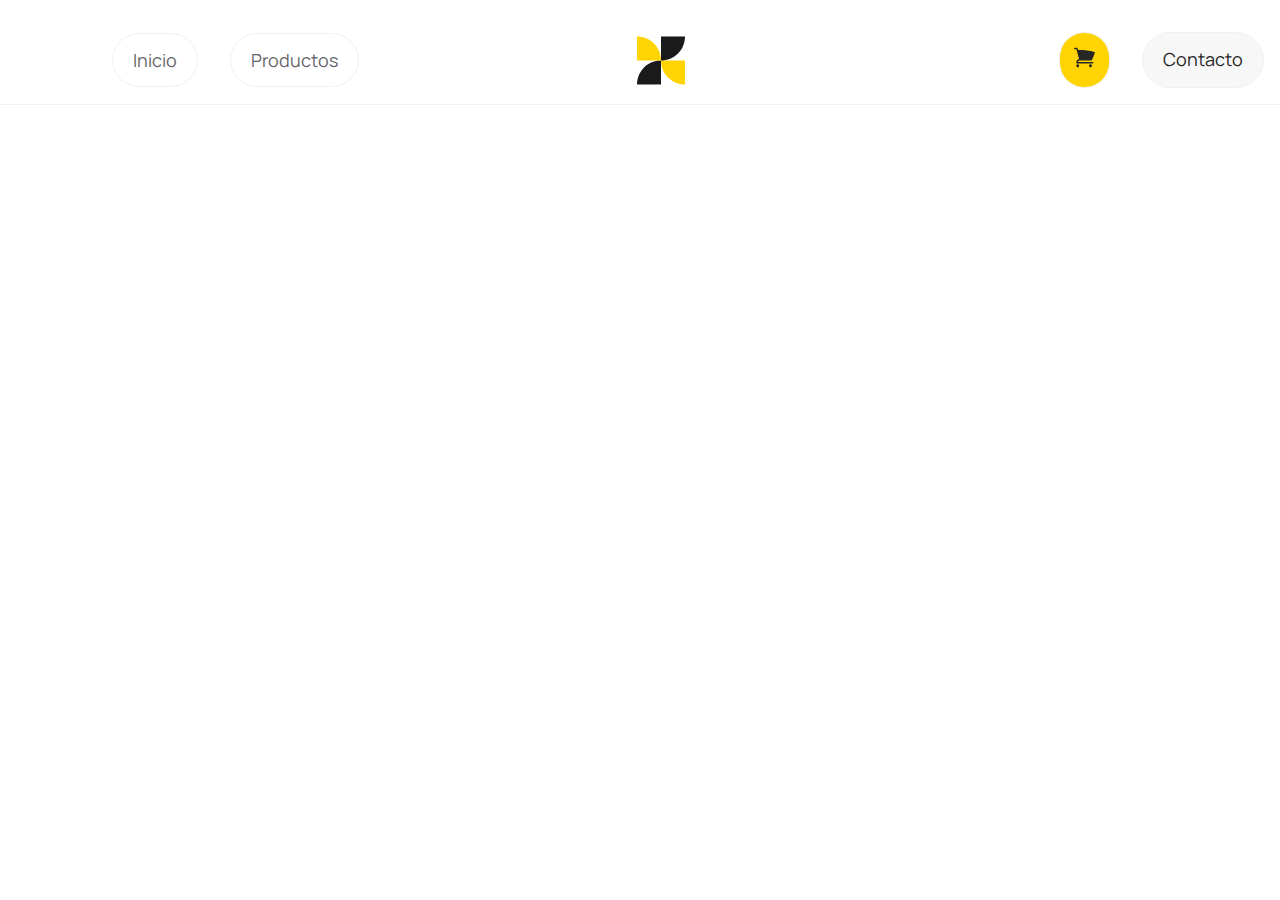
<file: html/contact.html>
<!DOCTYPE html>
<html lang="en">
	<head>
		<meta charset="UTF-8" />
		<meta name="viewport" content="width=device-width, initial-scale=1.0" />
		<meta name="twitter:title" content="Klothink - Ropa Sostenible y Personalizada" />
		<meta property="og:title" content="Klothink - Ropa Sostenible y Personalizada" />
		<meta name="keywords" content="Moda sostenible, ropa personalizada, estilo de vida, algoritmos, aprendizaje automático, impacto ambiental" />
		<meta name="twitter:description" content="Encuentra ropa que se adapte a tu estilo de vida y valores." />
		<meta property="og:description" content="Encuentra ropa que se adapte a tu estilo de vida y valores." />
		<meta name="description" content="Klothink - Encuentra ropa sostenible y personalizada que se adapta a tu estilo de vida y valores." />
		<title>Clothink - Encuentra ropa que se adapte a tu estilo de vida y valores.</title>
		<link rel="stylesheet" href="../css/styles.css" />
		<link rel="icon" href="../img/brand-page.svg" />
		<link rel="preconnect" href="https://fonts.googleapis.com" />
		<link rel="preconnect" href="https://fonts.gstatic.com" crossorigin />
		<link href="https://fonts.googleapis.com/css2?family=Manrope:wght@200..800&display=swap" rel="stylesheet" />
		<script src="../js/script.js"></script>
	</head>
	<body>
		<div id="loader" style="display: none"></div>
		<div id="content">
			<header>
				<nav>
					<ul>
						<li><a href="../html/index.html">inicio</a></li>
						<li><a href="../html/products.html">productos</a></li>
					</ul>
					<img src="../img/brand-page.svg" alt="brand-page" />
					<ul>
						<li class="shopping-cart"><img src="../img/icons/shopping-cart.svg" alt="shopping-cart" /></li>
						<li class="active"><a href="../html/contact.html">contacto</a></li>
					</ul>
				</nav>
			</header>
			<main></main>
		</div>
	</body>
</html>
</file>
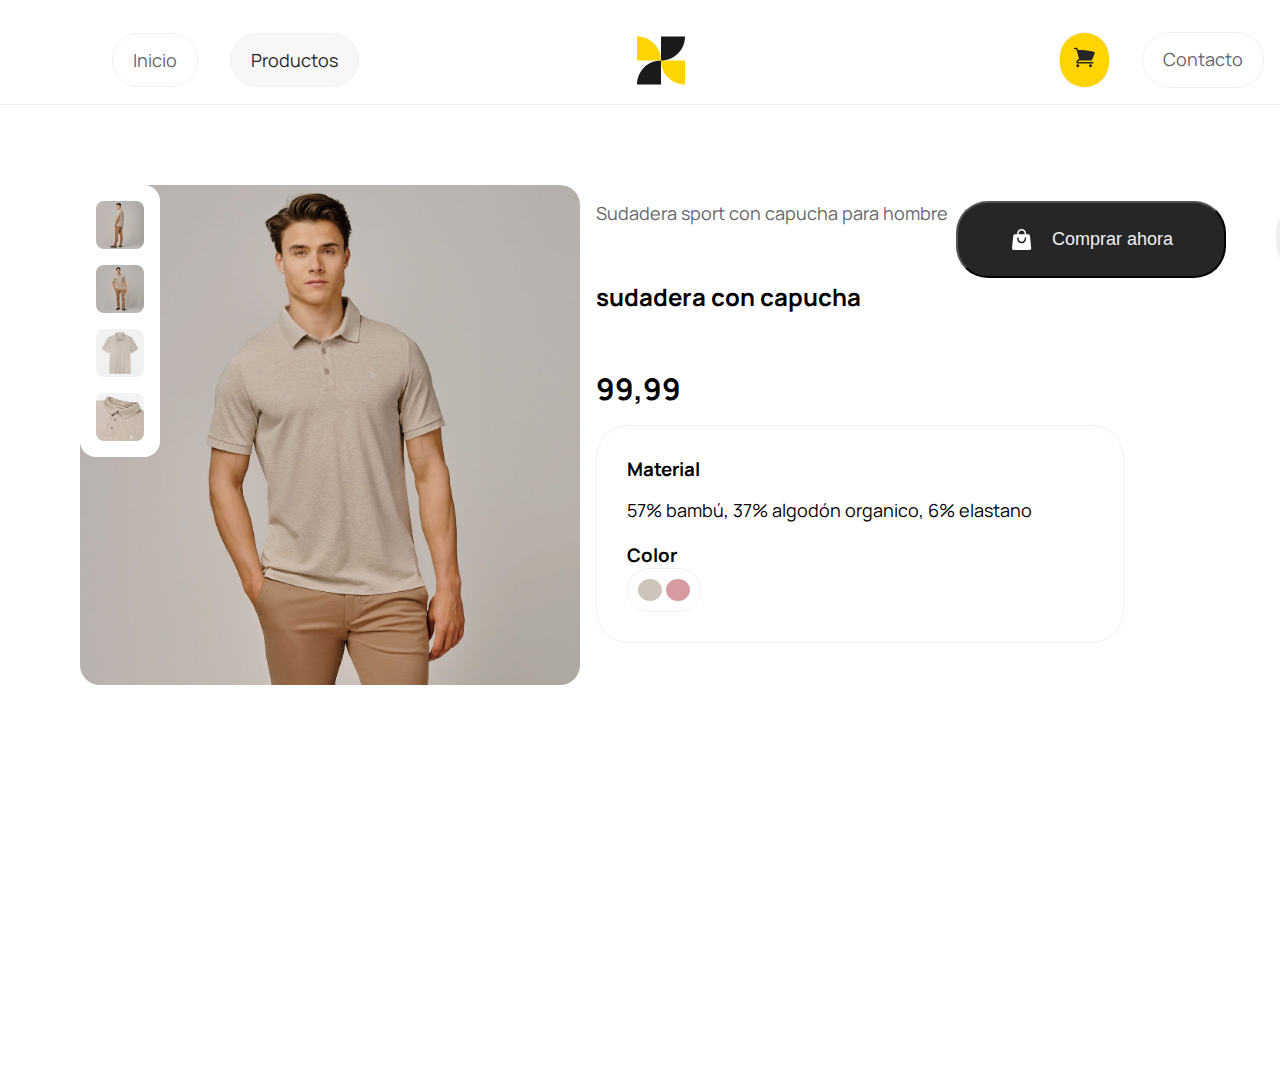
<file: html/product-detail.html>
<!DOCTYPE html>
<html lang="en">
	<head>
		<meta charset="UTF-8" />
		<meta name="viewport" content="width=device-width, initial-scale=1.0" />
		<meta name="twitter:title" content="Klothink - Ropa Sostenible y Personalizada" />
		<meta property="og:title" content="Klothink - Ropa Sostenible y Personalizada" />
		<meta name="keywords" content="Moda sostenible, ropa personalizada, estilo de vida, algoritmos, aprendizaje automático, impacto ambiental" />
		<meta name="twitter:description" content="Encuentra ropa que se adapte a tu estilo de vida y valores." />
		<meta property="og:description" content="Encuentra ropa que se adapte a tu estilo de vida y valores." />
		<meta name="description" content="Klothink - Encuentra ropa sostenible y personalizada que se adapta a tu estilo de vida y valores." />
		<title>Clothink - Encuentra ropa que se adapte a tu estilo de vida y valores.</title>
		<link rel="stylesheet" href="../css/styles.css" />
		<link rel="icon" href="../img/brand-page.svg" />
		<link rel="preconnect" href="https://fonts.googleapis.com" />
		<link rel="preconnect" href="https://fonts.gstatic.com" crossorigin />
		<link href="https://fonts.googleapis.com/css2?family=Manrope:wght@200..800&display=swap" rel="stylesheet" />
		<script src="../js/script.js"></script>
	</head>
	<body>
		<div id="loader" style="display: none"></div>
		<div id="content">
			<header>
				<nav>
					<ul>
						<li><a href="../html/index.html">inicio</a></li>
						<li class="active"><a href="../html/products.html">productos</a></li>
					</ul>
					<img src="../img/brand-page.svg" alt="brand-page" />
					<ul>
						<li class="shopping-cart"><img src="../img/icons/shopping-cart.svg" alt="shopping-cart" /></li>
						<li><a href="../html/contact.html">contacto</a></li>
					</ul>
				</nav>
			</header>
			<main>
				<section class="product-detail">
					<div class="product">
						<img src="../img/clothes/casual/polo/beige-polo/thumbnail.jpg" alt="Imagen principal del producto" id="main-image" />
						<div class="images">
							<img src="../img/clothes/casual/polo/beige-polo/image1.jpg" alt="Imagen de la prenda 1" id="image-1" />
							<img src="../img/clothes/casual/polo/beige-polo/image2.webp" alt="Imagen de la prenda 2" id="image-2" />
							<img src="../img/clothes/casual/polo/beige-polo/image3.webp" alt="Imagen de la prenda 3" id="image-3" />
							<img src="../img/clothes/casual/polo/beige-polo/image4.jpg" alt="Imagen de la prenda 4" id="image-4" />
						</div>
					</div>
					<div class="details">
						<div class="header">
							<div class="title">
								<p>sudadera sport con capucha para hombre</p>
								<h2>sudadera con capucha</h2>
								<h3 class="price">99,99</h3>
							</div>
							<div class="buttons">
								<button class="buy"><img src="../img/icons/buy.svg" alt="" />Comprar ahora</button>
								<button class="cart"><img src="../img/icons/cart.svg" alt="" />Añadir al carrito</button>
							</div>
						</div>
						<div class="blocks">
							<div class="block">
								<div class="header">
									<div class="matherial">
										<h3>Material</h3>
										<p>57% bambú, 37% algodón organico, 6% elastano</p>
									</div>
									<div class="colour">
										<h3>Color</h3>
										<div class="inputs">
											<input id="beige" type="checkbox" onclick="colorPicker(images)" />
											<input id="pink" type="checkbox" onclick="colorPicker(images)" />
										</div>
									</div>
								</div>
							</div>
						</div>
					</div>
				</section>
			</main>
			<footer></footer>
		</div>
	</body>
</html>
</file>
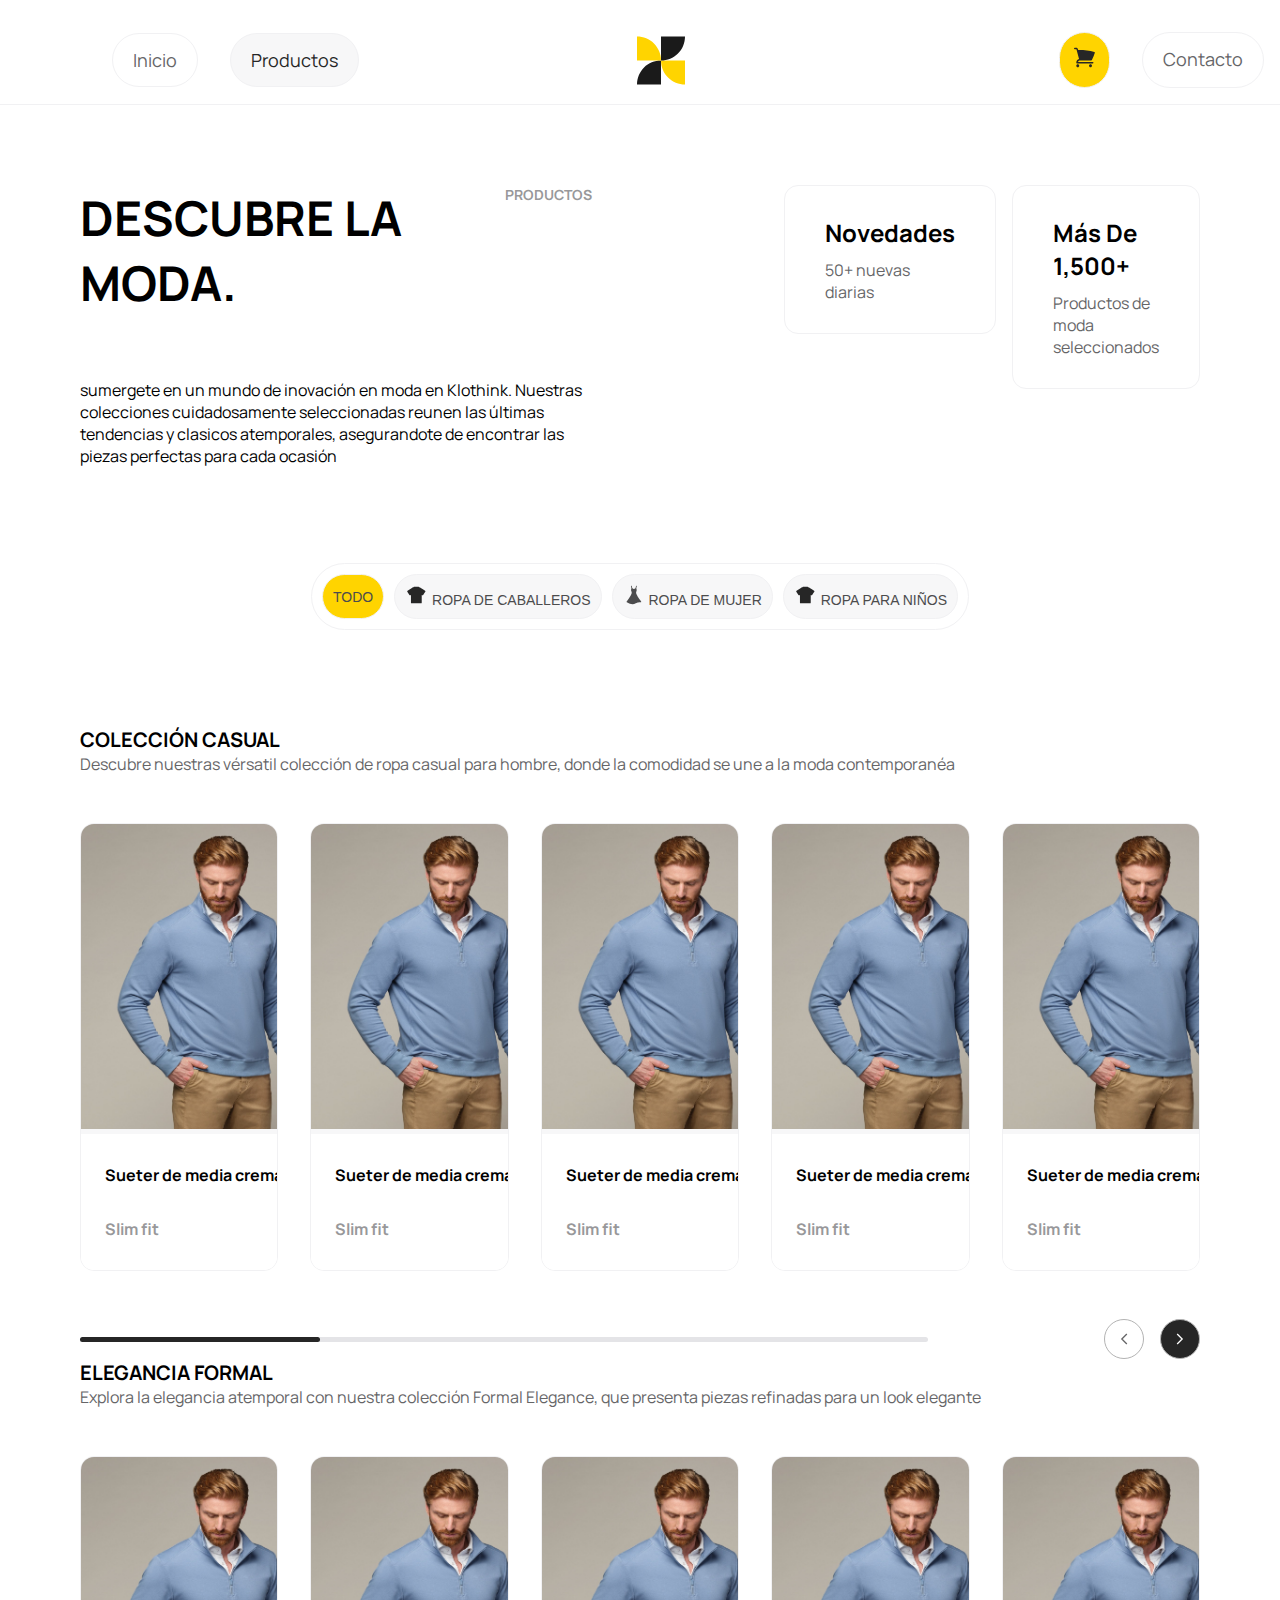
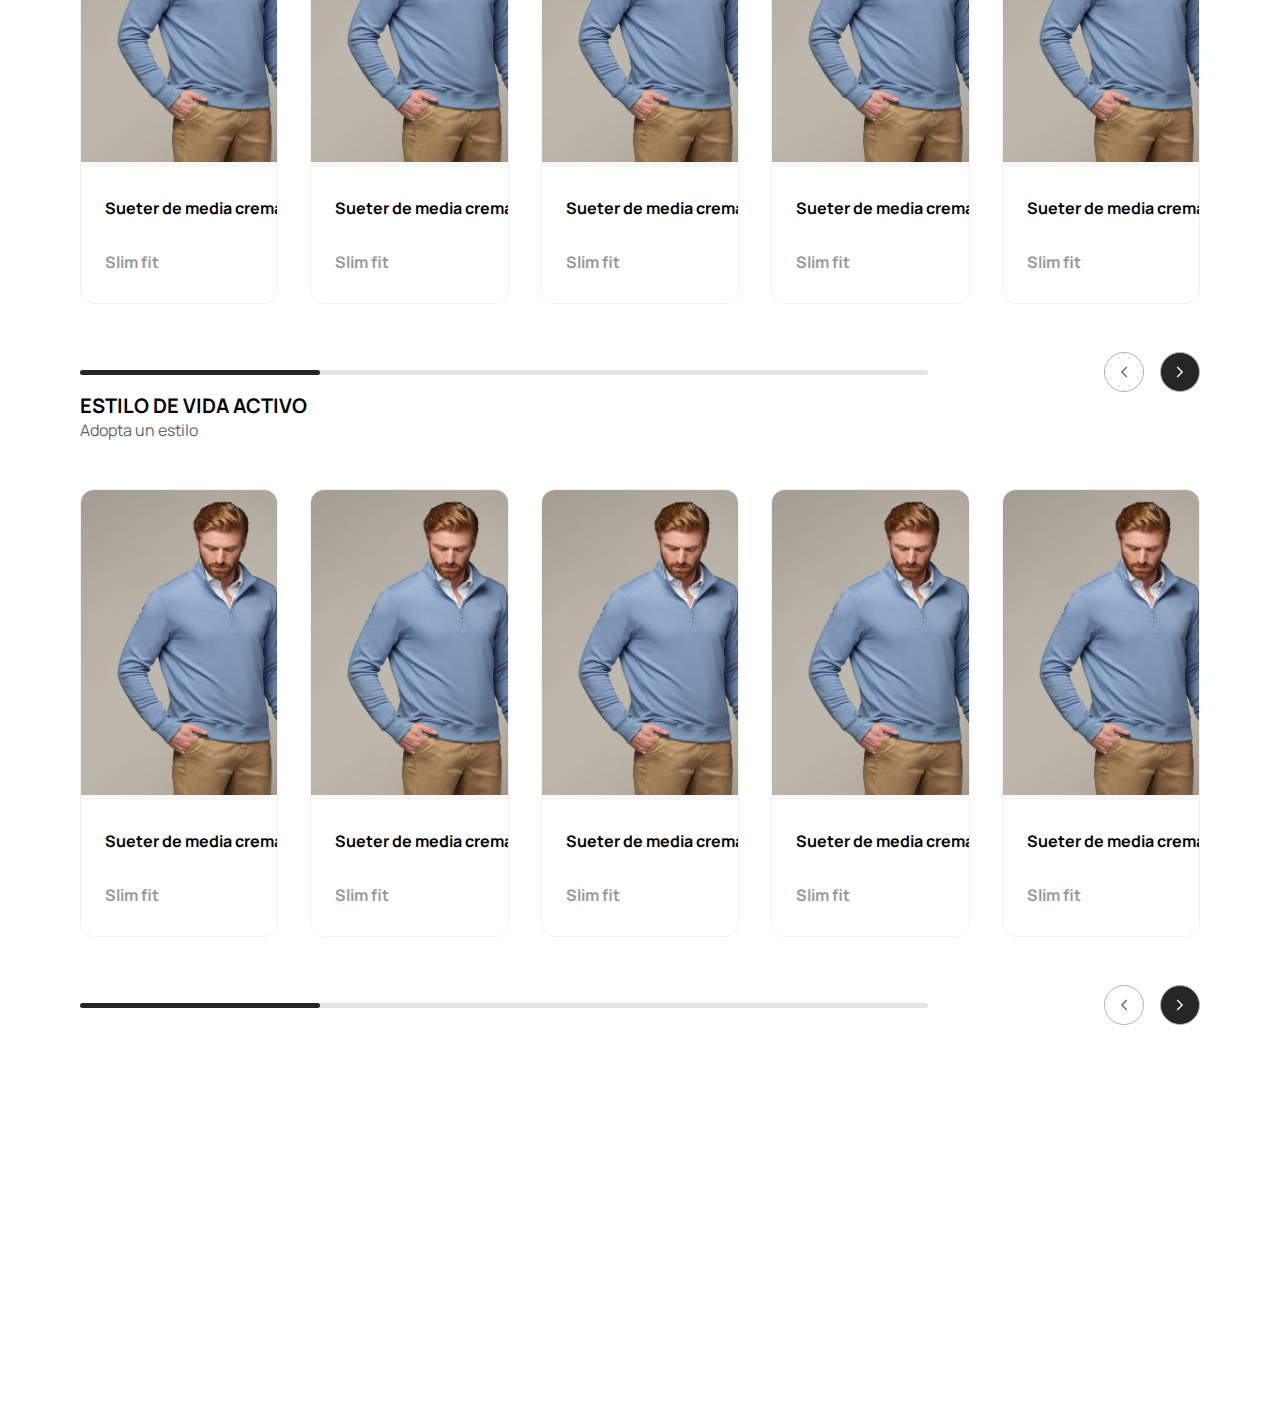
<file: html/products.html>
<!DOCTYPE html>
<html lang="en">
	<head>
		<meta charset="UTF-8" />
		<meta name="viewport" content="width=device-width, initial-scale=1.0" />
		<meta name="twitter:title" content="Klothink - Ropa Sostenible y Personalizada" />
		<meta property="og:title" content="Klothink - Ropa Sostenible y Personalizada" />
		<meta name="keywords" content="Moda sostenible, ropa personalizada, estilo de vida, algoritmos, aprendizaje automático, impacto ambiental" />
		<meta name="twitter:description" content="Encuentra ropa que se adapte a tu estilo de vida y valores." />
		<meta property="og:description" content="Encuentra ropa que se adapte a tu estilo de vida y valores." />
		<meta name="description" content="Klothink - Encuentra ropa sostenible y personalizada que se adapta a tu estilo de vida y valores." />
		<title>Clothink - Encuentra ropa que se adapte a tu estilo de vida y valores.</title>
		<link rel="stylesheet" href="../css/styles.css" />
		<link rel="icon" href="../img/brand-page.svg" />
		<link rel="preconnect" href="https://fonts.googleapis.com" />
		<link rel="preconnect" href="https://fonts.gstatic.com" crossorigin />
		<link href="https://fonts.googleapis.com/css2?family=Manrope:wght@200..800&display=swap" rel="stylesheet" />
		<script src="../js/script.js"></script>
	</head>
	<body>
		<div id="loader" style="display: none"></div>
		<div id="content">
			<header>
				<nav>
					<ul>
						<li><a href="../html/index.html">inicio</a></li>
						<li class="active"><a href="../html/products.html">productos</a></li>
					</ul>
					<img src="../img/brand-page.svg" alt="brand-page" />
					<ul>
						<li class="shopping-cart"><img src="../img/icons/shopping-cart.svg" alt="shopping-cart" /></li>
						<li><a href="../html/contact.html">contacto</a></li>
					</ul>
				</nav>
			</header>
			<main>
				<section class="hero">
					<section class="header">
						<section class="title">
							<h1>descubre la moda.</h1>
							<h3>productos</h3>
						</section>
						<p>sumergete en un mundo de inovación en moda en Klothink. Nuestras colecciones cuidadosamente seleccionadas reunen las últimas tendencias y clasicos atemporales, asegurandote de encontrar las piezas perfectas para cada ocasión</p>
					</section>
					<section class="news">
						<div class="new">
							<h2>novedades</h2>
							<p>50+ nuevas diarias</p>
						</div>
						<div class="new">
							<h2>más de 1,500+</h2>
							<p>productos de moda seleccionados</p>
						</div>
					</section>
				</section>
				<section class="filters">
					<button class="active">todo</button>
					<button><img src="../img/icons/shirt.svg" alt="shirt" /> ropa de caballeros</button>
					<button><img src="../img/icons/dress.svg" alt="dress" /> ropa de mujer</button>
					<button><img src="../img/icons/baby-dress.svg" alt="baby-dress" /> ropa para niños</button>
				</section>
				<section class="collections">
					<section class="collection">
						<section class="header">
							<section class="title">
								<h2>colección casual</h2>
								<p>descubre nuestras vérsatil colección de ropa casual para hombre, donde la comodidad se une a la moda contemporanéa</p>
							</section>
						</section>
						<section class="clothes">
							<article>
								<figure>
									<img src="../img/clothes/formal/hoodie-half.jpg" alt="hoodie-half" />
								</figure>
								<figcaption>
									<h2>sueter de media cremallera</h2>
									<section class="footer">
										<h3>slim fit</h3>
										<span>49.99</span>
									</section>
								</figcaption>
							</article>
							<article>
								<figure>
									<img src="../img/clothes/formal/hoodie-half.jpg" alt="hoodie-half" />
								</figure>
								<figcaption>
									<h2>sueter de media cremallera</h2>
									<section class="footer">
										<h3>slim fit</h3>
										<span>49.99</span>
									</section>
								</figcaption>
							</article>
							<article>
								<figure>
									<img src="../img/clothes/formal/hoodie-half.jpg" alt="hoodie-half" />
								</figure>
								<figcaption>
									<h2>sueter de media cremallera</h2>
									<section class="footer">
										<h3>slim fit</h3>
										<span>49.99</span>
									</section>
								</figcaption>
							</article>
							<article>
								<figure>
									<img src="../img/clothes/formal/hoodie-half.jpg" alt="hoodie-half" />
								</figure>
								<figcaption>
									<h2>sueter de media cremallera</h2>
									<section class="footer">
										<h3>slim fit</h3>
										<span>49.99</span>
									</section>
								</figcaption>
							</article>
							<article>
								<figure>
									<img src="../img/clothes/formal/hoodie-half.jpg" alt="hoodie-half" />
								</figure>
								<figcaption>
									<h2>sueter de media cremallera</h2>
									<section class="footer">
										<h3>slim fit</h3>
										<span>49.99</span>
									</section>
								</figcaption>
							</article>
						</section>
						<section class="footer">
							<div class="scrollbar">
								<div class="indicator"></div>
							</div>
							<div class="buttons">
								<div class="button">
									<img src="../img/icons/caret-left.svg" alt="left" class="left" />
								</div>
								<div class="button active">
									<img src="../img/icons/caret-right.svg" alt="right" class="right" />
								</div>
							</div>
						</section>
					</section>
					<section class="collection">
						<section class="header">
							<section class="title">
								<h2>elegancia formal</h2>
								<p>explora la elegancia atemporal con nuestra colección Formal Elegance, que presenta piezas refinadas para un look elegante</p>
							</section>
						</section>
						<section class="clothes">
							<article>
								<figure>
									<img src="../img/clothes/formal/hoodie-half.jpg" alt="hoodie-half" />
								</figure>
								<figcaption>
									<h2>sueter de media cremallera</h2>
									<section class="footer">
										<h3>slim fit</h3>
										<span>49.99</span>
									</section>
								</figcaption>
							</article>
							<article>
								<figure>
									<img src="../img/clothes/formal/hoodie-half.jpg" alt="hoodie-half" />
								</figure>
								<figcaption>
									<h2>sueter de media cremallera</h2>
									<section class="footer">
										<h3>slim fit</h3>
										<span>49.99</span>
									</section>
								</figcaption>
							</article>
							<article>
								<figure>
									<img src="../img/clothes/formal/hoodie-half.jpg" alt="hoodie-half" />
								</figure>
								<figcaption>
									<h2>sueter de media cremallera</h2>
									<section class="footer">
										<h3>slim fit</h3>
										<span>49.99</span>
									</section>
								</figcaption>
							</article>
							<article>
								<figure>
									<img src="../img/clothes/formal/hoodie-half.jpg" alt="hoodie-half" />
								</figure>
								<figcaption>
									<h2>sueter de media cremallera</h2>
									<section class="footer">
										<h3>slim fit</h3>
										<span>49.99</span>
									</section>
								</figcaption>
							</article>
							<article>
								<figure>
									<img src="../img/clothes/formal/hoodie-half.jpg" alt="hoodie-half" />
								</figure>
								<figcaption>
									<h2>sueter de media cremallera</h2>
									<section class="footer">
										<h3>slim fit</h3>
										<span>49.99</span>
									</section>
								</figcaption>
							</article>
						</section>
						<section class="footer">
							<div class="scrollbar">
								<div class="indicator"></div>
							</div>
							<div class="buttons">
								<div class="button">
									<img src="../img/icons/caret-left.svg" alt="left" class="left" />
								</div>
								<div class="button active">
									<img src="../img/icons/caret-right.svg" alt="right" class="right" />
								</div>
							</div>
						</section>
					</section>
					<section class="collection">
						<section class="header">
							<section class="title">
								<h2>estilo de vida activo</h2>
								<p>adopta un estilo</p>
							</section>
						</section>
						<section class="clothes">
							<article>
								<figure>
									<img src="../img/clothes/formal/hoodie-half.jpg" alt="hoodie-half" />
								</figure>
								<figcaption>
									<h2>sueter de media cremallera</h2>
									<section class="footer">
										<h3>slim fit</h3>
										<span>49.99</span>
									</section>
								</figcaption>
							</article>
							<article>
								<figure>
									<img src="../img/clothes/formal/hoodie-half.jpg" alt="hoodie-half" />
								</figure>
								<figcaption>
									<h2>sueter de media cremallera</h2>
									<section class="footer">
										<h3>slim fit</h3>
										<span>49.99</span>
									</section>
								</figcaption>
							</article>
							<article>
								<figure>
									<img src="../img/clothes/formal/hoodie-half.jpg" alt="hoodie-half" />
								</figure>
								<figcaption>
									<h2>sueter de media cremallera</h2>
									<section class="footer">
										<h3>slim fit</h3>
										<span>49.99</span>
									</section>
								</figcaption>
							</article>
							<article>
								<figure>
									<img src="../img/clothes/formal/hoodie-half.jpg" alt="hoodie-half" />
								</figure>
								<figcaption>
									<h2>sueter de media cremallera</h2>
									<section class="footer">
										<h3>slim fit</h3>
										<span>49.99</span>
									</section>
								</figcaption>
							</article>
							<article>
								<figure>
									<img src="../img/clothes/formal/hoodie-half.jpg" alt="hoodie-half" />
								</figure>
								<figcaption>
									<h2>sueter de media cremallera</h2>
									<section class="footer">
										<h3>slim fit</h3>
										<span>49.99</span>
									</section>
								</figcaption>
							</article>
						</section>
						<section class="footer">
							<div class="scrollbar">
								<div class="indicator"></div>
							</div>
							<div class="buttons">
								<div class="button">
									<img src="../img/icons/caret-left.svg" alt="left" class="left" />
								</div>
								<div class="button active">
									<img src="../img/icons/caret-right.svg" alt="right" class="right" />
								</div>
							</div>
						</section>
					</section>
				</section>
			</main>
			<footer></footer>
		</div>
	</body>
</html>
</file>
<file: css/styles.css>
* {
	margin: 0;
	padding: 0;
	box-sizing: border-box;
}
body,
html {
	scrollbar-width: none;
	div.loader {
		/* display: none; */ /*No me va*/
		width: 220px;
		height: 220px;
		border-radius: 50%;
		border: 30px solid var(--yellow--primary);
		border-left-color: #262626;
		animation: loader 1s infinite;
		display: flex;
		align-items: center;
		justify-content: center;
		margin: auto;
		margin-top: 15em;
	}
}
:root {
	--yellow--primary: #ffd400;
}
header {
	font-family: 'Manrope';
	min-width: 100%;
	nav {
		display: flex;
		padding: 1em;
		margin-top: 1em;
		justify-content: space-between;
		align-items: center;
		min-width: 100%;
		background: #ffffff;
		border-bottom: 1px solid #f1f1f3;
		ul {
			display: flex;
			justify-content: center;
			gap: 2em;
			list-style: none;
			margin-left: 6em;

			li {
				padding: 14px 20px;
				text-transform: capitalize;
				border-radius: 100px;
				border: 1px solid #f1f1f3;
				a {
					text-decoration: none;
					color: #656567;
					font-size: 18px;
				}
			}
			li.active {
				background: #f7f7f8;
				a {
					color: #262626;
				}
			}
			li.shopping-cart {
				padding: 14px;
				background: var(--yellow--primary);
			}
		}
	}
}
main {
	max-width: 100%;
	display: flex;
	flex-direction: column;
	gap: 6em;
	margin: 5em;
	font-family: 'Manrope';
	section.hero {
		display: flex;
		gap: 12em;
		section.header {
			display: flex;
			flex-direction: column;
			gap: 4rem;
			section.title {
				display: flex;
				max-width: 100%;
				h1 {
					text-transform: uppercase;
					font-size: 3rem;
				}
				h3 {
					color: #98989a;
					text-transform: uppercase;
					font-size: 14px;
				}
			}
			p {
				font-size: 16px;
				display: flex;
				flex-wrap: wrap;
				max-width: 100%;
			}
			p::first-letter {
				text-transform: capitalize; /*No va*/
			}
		}
		section.news {
			display: flex;
			gap: 16px;
			width: 100%;
			div.new {
				display: flex;
				flex-direction: column;
				gap: 10px;
				height: fit-content;
				width: 100%;
				padding: 30px 40px;
				border: solid 1px #f1f1f3;
				border-radius: 14px;
				width: fit-content;
				h2 {
					text-transform: capitalize;
				}
				p {
					color: #656567;
				}
				p::first-letter {
					text-transform: capitalize;
				}
			}
		}
	}
	section.filters {
		border: 1px solid #f1f1f3;
		border-radius: 100px;
		display: flex;
		gap: 10px;
		padding: 10px;
		width: fit-content;
		margin: auto;
		button {
			border-radius: 100px;
			padding: 10px;
			text-transform: uppercase;
			background: #f7f7f8;
			border: 1px solid #f1f1f3;
			font-size: 14px;
			color: #4c4c4d;
		}
		button.active {
			background: var(--yellow--primary);
		}
	}
	section.collection {
		display: flex;
		flex-direction: column;
		gap: 3em;
		section.header {
			display: flex;
			gap: 4px;
			h2 {
				text-transform: uppercase;
				font-size: 20px;
			}

			p {
				font-size: 16px;
				color: #656567;
			}
			p::first-letter {
				text-transform: capitalize;
			}
		}
		section.clothes {
			display: flex;
			gap: 2em;
			article {
				border-radius: 14px;
				border: 1px solid #f1f1f3;
				overflow: hidden;
				width: 305px;

				figure {
					background: #f7f7f8;
					img {
						width: 305px;
						height: 305px;
						object-fit: contain;
					}
				}
				figcaption {
					background: #ffffff;
					display: flex;
					flex-direction: column;
					gap: 2em;
					width: 100vh;
					padding: 30px 24px;

					h2 {
						font-size: 16px;
						width: 100vh;
					}
					h2::first-letter {
						text-transform: capitalize;
					}
					section.footer {
						display: flex;
						gap: 8em;
						h3 {
							color: #98989a;
							font-size: 16px;
						}
						h3::first-letter {
							text-transform: capitalize;
						}
					}
				}
			}
		}
		section.footer {
			width: 100%;
			display: flex;
			gap: 10px;
			align-items: center;
			gap: 11em;
			div.scrollbar {
				align-items: center;
				background: #e4e4e7;
				gap: 10px;
				height: 5px;
				display: flex;
				width: 100%;
				border-radius: 31px;

				div.indicator {
					background: #262626;
					height: 5px;
					width: 15em;
					border-radius: 31px;
				}
			}
			div.buttons {
				display: flex;
				gap: 1em;
				.button {
					border: 1px solid #b3b3b3;
					border-radius: 46px;
					padding: 8px;
					width: 40px;
					height: 40px;
					display: flex;
					justify-content: center;
					align-items: center;
					img {
						width: 24px;
						height: 24px;
						display: flex;
						align-items: center;
						justify-content: center;
						padding: 6px;
					}
				}
				.active {
					background: #262626;
				}
			}
		}
	}
	section.product-detail {
		display: flex;
		div.product {
			width: 500px;
			height: 500px; /*Porque no va fit content 😅*/
			img {
				width: 500px;
				object-fit: fill;
				position: absolute;
				background: #f7f7f8;
				border-radius: 20px;
			}
			div.images {
				display: flex;
				flex-direction: column;
				width: fit-content;
				gap: 1em;
				padding: 1em;
				height: fit-content;
				border-radius: 1em;
				background: #ffffff;
				position: absolute;

				img {
					object-fit: fill;
					position: relative;
					width: 3em;
					border-radius: 0.5em;
				}
			}
		}
		div.details {
			width: 50%;
			display: flex;
			flex-direction: column;
			gap: 1em;
			padding: 1em;
			div.header {
				display: flex;
				width: fit-content;
				div.title {
					display: flex;
					flex-direction: column;
					gap: 55px;
					p {
						color: #656567;
						font-size: 18px;
						width: 20em; /* esto es muy guarro, pero me sirve */
					}
					p::first-letter {
						text-transform: capitalize;
					}
					h1::first-letter {
						text-transform: capitalize;
					}
				}
				h3.price {
					font-size: 30px;
				}
				div.buttons {
					display: flex;
					gap: 50px;
					button {
						border-radius: 32px;
						padding: 24px 10px;
						font-size: 18px;
						width: 15em;
						display: flex;
						gap: 1em;
						justify-content: center;
						align-items: center;
						height: fit-content;
					}
					button.buy {
						background: #262626;
						color: #f1f1f3;
					}
					button.cart {
						border: 1px solid #f1f1f3;
					}
				}
			}
			div.blocks {
				display: flex;
				flex-direction: column;
				div.block {
					border-radius: 2em;
					border: 1px solid #f1f1f3;
					padding: 30px;
					display: flex;
					div.header {
						display: flex;
						flex-direction: column;
						gap: 20px;
						div.matherial {
							display: flex;
							flex-direction: column;
							gap: 1em;

							p {
								font-size: 18px;
							}
							h3::first-letter {
								text-transform: capitalize;
							}
						}
						div.colour {
							div.inputs {
								border: 1px solid #f1f1f3;
								width: fit-content;
								height: 44px;
								display: flex;
								gap: 4px;
								padding: 10px;
								border-radius: 100px;
								input {
									border-radius: 100%;
									width: 24px;
									appearance: none;
								}
								input:checked {
									background: white;
								}
								input#beige {
									background: #cec4ba;
								}
								input#pink {
									background: #d69ba0;
								}
							}
						}
					}
				}
			}
		}
	}
}
footer {
	display: flex;
	gap: 7em;
	padding: 10em;
	section.suscription {
		display: flex;
		flex-direction: column;
		gap: 7em;
		img {
			width: 100px;
		}
		div.main {
			display: flex;
			flex-direction: row;
			gap: 1em;
			input {
				border-radius: 32px;
				padding: 30px 16px;
				border: 1px solid #f1f1f3;
				font-size: 18px;
				padding: 16px 30px 16px 20px;
				background: #fcfcfd;
				gap: 4px;
			}
			button {
				border-radius: 32px;
				background: var(--yellow--primary);
				border: none;
				font-size: 18px;
				padding: 30px 16px;
				width: 147px;
				height: 59px;
				align-items: center;
				display: flex;
				justify-content: center;
			}
		}
	}
	section.menu {
		display: flex;
		gap: 50px;
		div.row {
			display: flex;
			flex-direction: column;
			h1 {
				margin-bottom: 61px;
				gap: 18px;
			}
			p {
				font-size: 18px;
				color: #656567;
			}
			p::first-letter {
				text-transform: uppercase;
			}
		}
	}
}
@keyframes loader {
	0% {
		transform: rotate(0deg);
	}
	100% {
		transform: rotate(360deg);
	}
}
</file>
